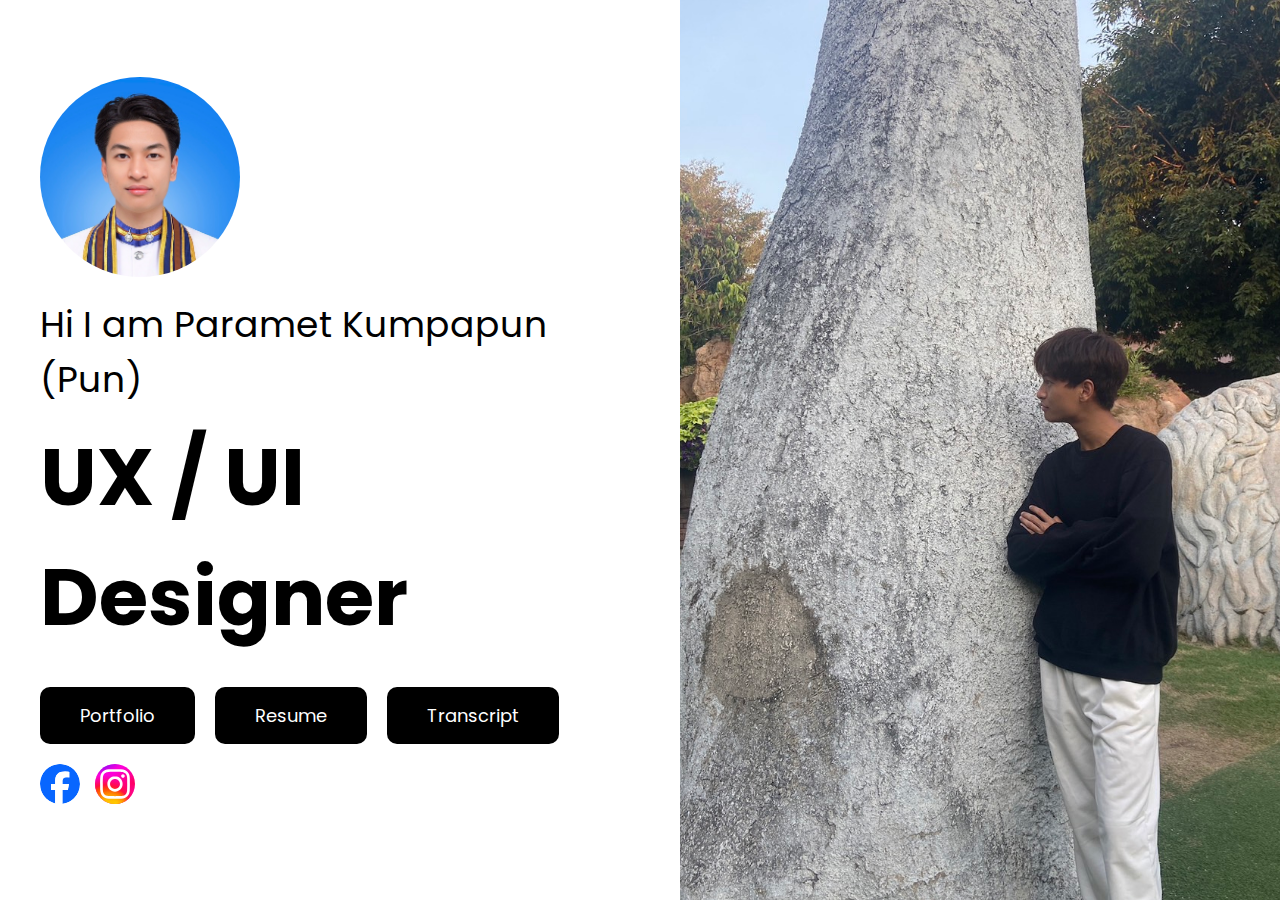
<file: index.html>
<!DOCTYPE html>
<html lang="en">
<head>
  <!-- ตั้งค่าพื้นฐานของ HTML และโหลดฟอนต์ -->
  <meta charset="UTF-8">
  <meta name="viewport" content="width=device-width, initial-scale=1.0">
  <title>Paramet Kumpapun Portfolio</title>
  <!-- ฟอนต์ Poppins -->
  <link href="https://fonts.googleapis.com/css2?family=Poppins:wght@400;700&display=swap" rel="stylesheet">
  <style>

    /* ตั้งค่าพื้นฐานของ body */
    body {
      font-family: 'Poppins', sans-serif;
      margin: 0;
      padding: 0;
      display: flex;
      height: 100vh;
    }

    /* ฝั่งซ้าย: ข้อมูลส่วนตัว */
    .left-section {
      flex: 1;
      padding: 40px;
      display: flex;
      flex-direction: column;
      align-items: flex-start;
      justify-content: center;
      background-color: white;
    }

    /* รูปโปรไฟล์ */
    .left-section img {
      border-radius: 50%;
      width: 200px;
      height: 200px;
      object-fit: cover;
      margin-bottom: 20px;
    }

    /* ข้อความชื่อ */
    h1 {
      margin: 0;
      font-size: 36px;
      font-weight: 400; /* ความหนาฟอนต์แบบ regular */
    }

    /* ข้อความตำแหน่ง UX/UI Designer */
    h2 {
      font-size: 80px;
      margin: 10px 0 30px;
    }

    /* กลุ่มปุ่มเมนู */
    .button-group {
      display: flex;
      gap: 20px;
      margin-bottom: 20px;
    }

    /* ปุ่มเมนู Portfolio / Resume / Transcript */
    .button-group button {
      padding: 15px 40px;
      background-color: black;
      color: white;
      border: none;
      border-radius: 10px;
      font-size: 18px;
      cursor: pointer;
    }

    /* ปุ่มเมนู Portfolio / Resume / Transcript */
    .btn {
      padding: 15px 40px;
      background-color: black;
      color: white;
      border: none;
      border-radius: 10px;
      font-size: 18px;
      cursor: pointer;
      text-decoration: none; /* เอาเส้นใต้ลิงก์ออก */
      display: inline-block;
      text-align: center;
    }

    /* ไอคอนโซเชียลมีเดีย */
    .social-icons {
      display: flex;
      gap: 15px;
      font-size: 0px;
    }

    /* ปรับขนาดไอคอนโซเชียลมีเดีย */
    .social-icons img {
    width: 40px;
    height: 40px;
    }

    .right-section {
  flex: 1;
  position: relative;
  background-color: #f5f5f5;
  display: flex;
  align-items: center;
  justify-content: center;
  overflow: hidden;
}

.profile-right {
  max-width: 140%;
  max-height: 140%;
  border-radius: 20px;
  box-shadow: 0 8px 20px rgba(0, 0, 0, 0.2);
  object-fit: cover;
}
  </style>
</head>
<body>
  <!-- ฝั่งซ้าย: ข้อมูลส่วนตัวและปุ่ม -->
  <div class="left-section">
    <!-- รูปโปรไฟล์ -->
    <img src="img/PF.jpg">
    <!-- ชื่อและตำแหน่ง -->
    <h1>Hi I am Paramet Kumpapun (Pun)</h1>
    <h2>UX / UI Designer</h2>
    <!-- ปุ่มลิงก์ Portfolio / Resume / Transcript -->
    <div class="button-group">
      <a href="pdf/Portfolio - Paramet.pdf" class="btn">Portfolio</a>
      <a href="pdf/Resume-Paramet.pdf" class="btn" target="_blank">Resume</a>
      <a href="transcript.pdf" class="btn" target="_blank">Transcript</a>
    </div>
    <!-- ลิงก์โซเชียล -->
    <div class="social-icons">
      <a href="https://www.facebook.com/pan.paramet.11"><img src="img/Facebook_icon.svg" alt="Facebook"></a>
      <a href="https://www.instagram.com/_pxrxmxt/"><img src="img/Instagram_icon.svg" alt="Instagram"></a>
    </div>
  </div>

  <!-- ฝั่งขวา: รูปภาพ -->
  <div class="right-section">
    <img src="img/RI.jpg" alt="Photo of me" class="profile-right">
  </div>
</body>
</html>
</file>
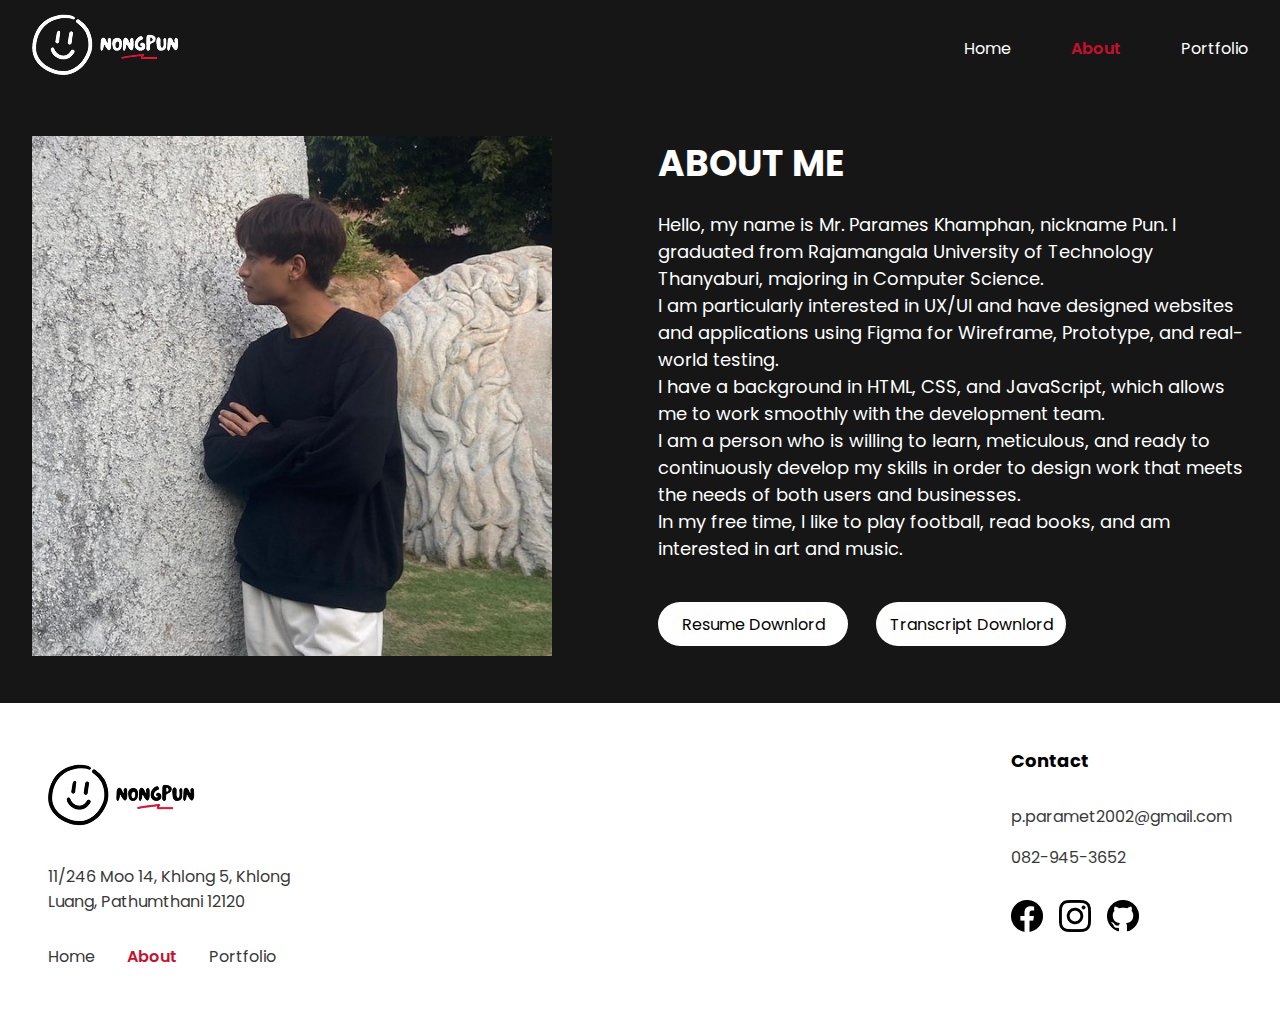
<file: about.html>
<!DOCTYPE html>
<html lang="en">
<head>
    <meta charset="UTF-8">
    <meta name="viewport" content="width=device-width, initial-scale=1.0">
    <title>About Me</title>

    <link rel="preconnect" href="https://fonts.googleapis.com">
    <link rel="preconnect" href="https://fonts.gstatic.com" crossorigin>
    <link href="https://fonts.googleapis.com/css2?family=Poppins:wght@400;600;700&display=swap" rel="stylesheet">
    <link rel="stylesheet" href="https://cdnjs.cloudflare.com/ajax/libs/font-awesome/5.13.0/css/all.min.css">
    <link rel="stylesheet" href="about.css">
</head>
<body>

<!---------------------------------------------------- Header Sectoin ------------------------------------------------->
    <header>
        <nav>
            <div class="container">
                <div class="nav-wrapper">
                    <div class="logo">
                        <a href="index.html"><img src="image/Logo-NongPun-nav.png"></a>
                    </div>
                    <ul class="menu">
                        <li><a href="index.html">Home</a></li>
                        <li><a href="about.html"  class="active">About</a></li>
                        <li><a href="portfolio.html">Portfolio</a></li>
                    </ul>
                    <div class="hamburger">
                        <i class="fas fa-bars"></i>
                    </div>
            </div>
        </nav>
    </header>

<!---------------------------------------------------- About Sectoin ------------------------------------------------->
    <section class="about">
        <div class="container">
            <div class="about-wrapper">
                <div class="about-box">
                    <div class="about-img">
                        <img src="image/me.jpg" alt="">
                    </div>
                    <div class="about-info">
                        <h2>ABOUT ME</h2>
                        <p>
                            Hello, my name is Mr. Parames Khamphan, nickname Pun. I graduated from Rajamangala University of Technology Thanyaburi, majoring in Computer Science.<br>
                            I am particularly interested in UX/UI and have designed websites and applications using Figma for Wireframe, Prototype, and real-world testing.<br>
                            I have a background in HTML, CSS, and JavaScript, which allows me to work smoothly with the development team.<br>
                            I am a person who is willing to learn, meticulous, and ready to continuously develop my skills in order to design work that meets the needs of both users and businesses.<br>
                            In my free time, I like to play football, read books, and am interested in art and music.
                        </p>
                        <a href="documents/Resume-Paramet.pdf" class="resume-btn" target="_blank">Resume Downlord</a>
                        <a href="documents/Transcript EN - Paramet.pdf" class="transcript-btn" target="_blank">Transcript Downlord</a>
                    </div>
                </div>
            </div>
        </div>
    </section>

<!---------------------------------------------------- Footer Sectoin ------------------------------------------------->
    <footer>
        <div class="container">
            <div class="footer-wrapper">
                <div class="footer-grid">
                    <div class="footer-grid-items">
                        <a href="index.html"><img src="image/Logo-NongPun-footer.png"></a>
                        <p>
                            11/246 Moo 14, Khlong 5, Khlong Luang, Pathumthani 12120
                        </p>
                        <ul>
                            <li><a href="index.html">Home</a></li>
                            <li><a href="about.html" class="active">About</a></li>
                            <li><a href="portfolio.html">Portfolio</a></li>
                        </ul>
                    </div>
                    <div class="footer-grid-items">
                        <h5>Contact</h5>
                        <p>
                            p.paramet2002@gmail.com
                        </p>
                        <p>
                            082-945-3652
                        </p>
                        <ul>
                            <li><a href="https://www.facebook.com/pan.paramet.11" target="_blank"><img src="image/fb-icon.png" alt=""></a></li>
                            <li><a href="https://www.instagram.com/_pxrxmxt/" target="_blank"><img src="image/ig-icon.png" alt=""></a></li>
                            <li><a href="#"><img src="image/git-icon.png" alt=""></a></li>
                        </ul>
                    </div>
                </div>
            </div>
        </div>
    </footer>
    
    <script src="script.js"></script>

</body>
</html>
</file>
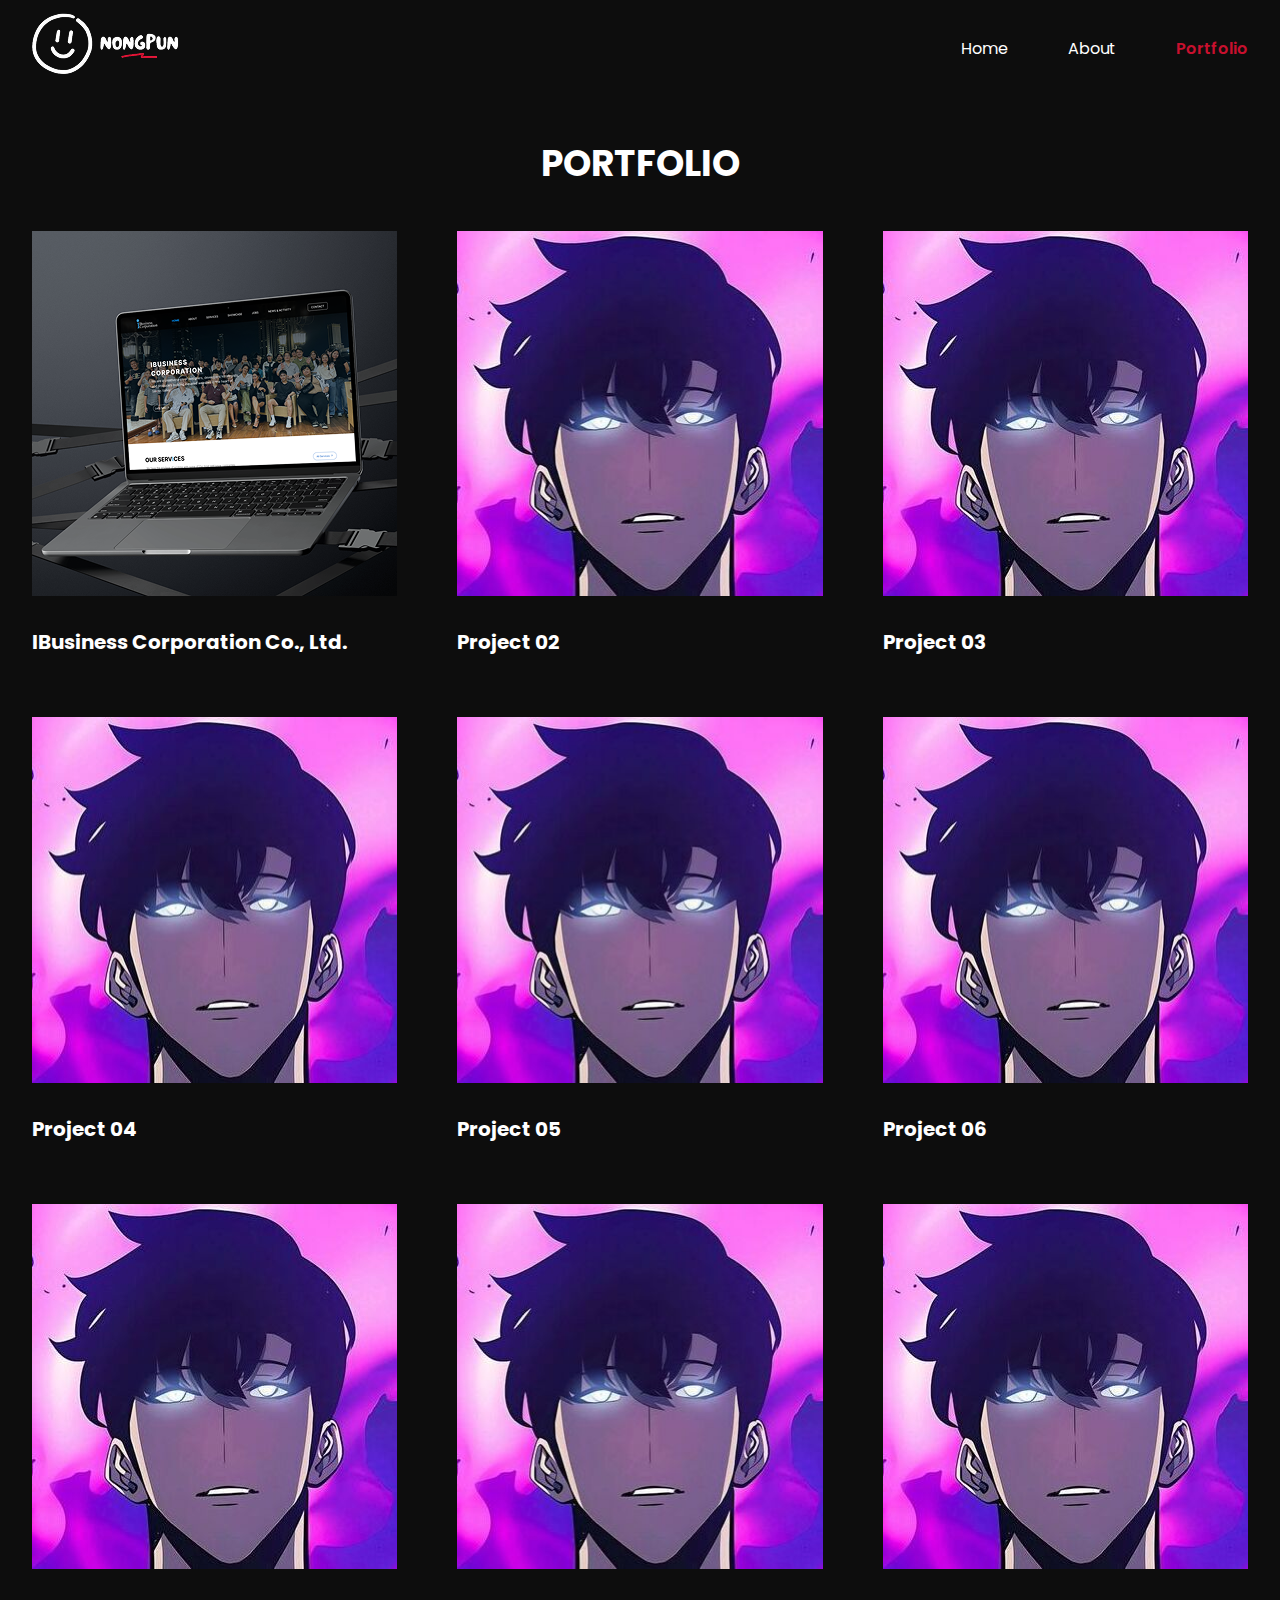
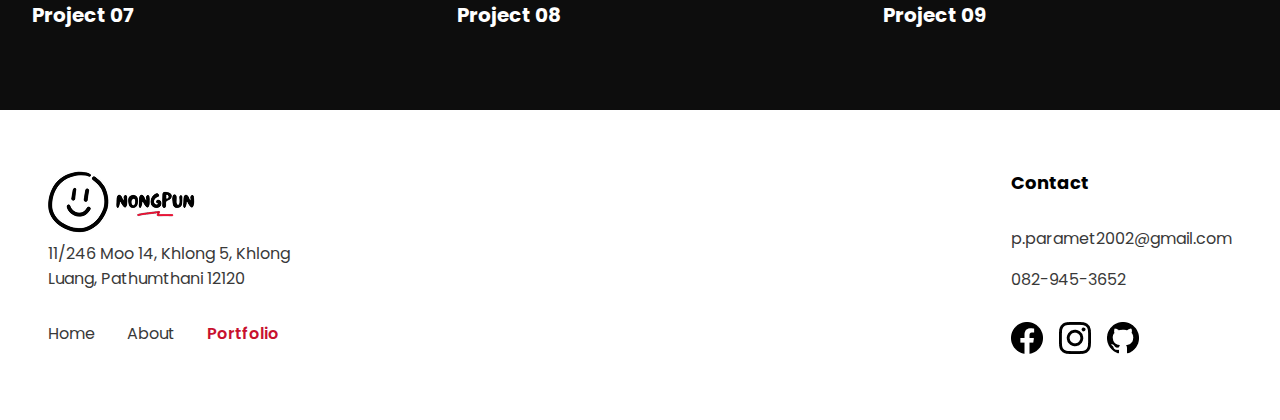
<file: portfolio.html>
<!DOCTYPE html>
<html lang="en">
<head>
    <meta charset="UTF-8">
    <meta name="viewport" content="width=device-width, initial-scale=1.0">
    <title>Portfolio Me</title>

    <link rel="preconnect" href="https://fonts.googleapis.com">
    <link rel="preconnect" href="https://fonts.gstatic.com" crossorigin>
    <link href="https://fonts.googleapis.com/css2?family=Poppins:wght@400;600;700&display=swap" rel="stylesheet">
    <link rel="stylesheet" href="https://cdnjs.cloudflare.com/ajax/libs/font-awesome/5.13.0/css/all.min.css">
    <link rel="stylesheet" href="portfolio.css">
</head>
<body>

<!---------------------------------------------------- Header Sectoin ------------------------------------------------->
    <header>
        <nav>
            <div class="container">
                <div class="nav-wrapper">
                    <div class="logo">
                        <a href="index.html"><img src="image/Logo-NongPun-nav.png"></a>
                    </div>
                    <ul class="menu">
                        <li><a href="index.html">Home</a></li>
                        <li><a href="about.html">About</a></li>
                        <li><a href="portfolio.html" class="active">Portfolio</a></li>
                    </ul>
                    <div class="hamburger">
                        <i class="fas fa-bars"></i>
                    </div>
            </div>
        </nav>
    </header>

<!---------------------------------------------------- Portfolio Sectoin ------------------------------------------------->
    <section class="portfolio">
        <div class="container">
            <div class="portfolio-title">
                <h1>PORTFOLIO</h1>
            </div>
            <div class="portfolio-grid-r1">
                <div class="portfolio-item">
                    <a href="documents/Portfolio/Portfolio-IBC-Paramet.pdf" target="_blank"><img src="image/IBC.png"></a>
                    <h3>IBusiness Corporation Co., Ltd.</h3>
                </div>
                <div class="portfolio-item">
                    <a href="#"><img src="image/Free.jpg"></a>
                    <h3>Project 02</h3>
                </div>
                <div class="portfolio-item">
                    <a href="#"><img src="image/Free.jpg"></a>
                    <h3>Project 03</h3>
                </div>
            </div>
            <div class="portfolio-grid-r2">
                <div class="portfolio-item">
                    <a href="#"><img src="image/Free.jpg"></a>
                    <h3>Project 04</h3>
                </div>
                <div class="portfolio-item">
                    <a href="#"><img src="image/Free.jpg"></a>
                    <h3>Project 05</h3>
                </div>
                <div class="portfolio-item">
                    <a href="#"><img src="image/Free.jpg"></a>
                    <h3>Project 06</h3>
                </div>
            </div>
            <div class="portfolio-grid-r3">
                <div class="portfolio-item">
                    <a href="#"><img src="image/Free.jpg"></a>
                    <h3>Project 07</h3>
                </div>
                <div class="portfolio-item">
                    <a href="#"><img src="image/Free.jpg"></a>
                    <h3>Project 08</h3>
                </div>
                <div class="portfolio-item">
                    <a href="#"><img src="image/Free.jpg"></a>
                    <h3>Project 09</h3>
                </div>
            </div>
        </div>
    </section>

<!---------------------------------------------------- Footer Sectoin ------------------------------------------------->
    <footer>
        <div class="container">
            <div class="footer-wrapper">
                <div class="footer-grid">
                    <div class="footer-grid-items">
                        <a href="index.html"><img src="image/Logo-NongPun-footer.png"></a>
                        <p>
                            11/246 Moo 14, Khlong 5, Khlong Luang, Pathumthani 12120
                        </p>
                        <ul>
                            <li><a href="index.html">Home</a></li>
                            <li><a href="about.html">About</a></li>
                            <li><a href="portfolio.html"  class="active">Portfolio</a></li>
                        </ul>
                    </div>
                    <div class="footer-grid-items">
                        <h5>Contact</h5>
                        <p>
                            p.paramet2002@gmail.com
                        </p>
                        <p>
                            082-945-3652
                        </p>
                        <ul>
                            <li><a href="https://www.facebook.com/pan.paramet.11" target="_blank"><img src="image/fb-icon.png" alt=""></a></li>
                            <li><a href="https://www.instagram.com/_pxrxmxt/" target="_blank"><img src="image/ig-icon.png" alt=""></a></li>
                            <li><a href="#"><img src="image/git-icon.png" alt=""></a></li>
                        </ul>
                    </div>
                </div>
            </div>
        </div>
    </footer>

    <script src="script.js"></script>

</body>
</html>
</file>
<file: about.css>
:root{
    --red: #C8102E;
    --white: #ffffff;
    --black: #000000;
    --text: #D6D6D6;
    --text-footer: #393939;
}

* {
    margin: 0;
    padding: 0;
    box-sizing: border-box;
    font-family: 'poppins', sans-serif;
}

.container {
    max-width: 1216px;
    margin: 0 auto;
}

.hamburger {
    color: var(--white);
    font-size: 16px;
    cursor: pointer;
    position: absolute;
    right: 0;
}

header {
    background-color: #161616;

    nav {
        margin: 0 30px;

        .nav-wrapper {
            position: relative;
            height: 96px;
            display: flex;
            justify-content: space-between;
            align-items: center;
            
            .logo {
                img {
                    height: 100%;
                    align-items: center;
                }
            }

            .menu.show {
                display: flex;
            }

            .menu {
                display: flex;
                list-style: none;

                .active {
                    color: var(--red);
                    font-weight: 600;
                }

                li {
                    margin-left: 60px;

                    a {
                        color: var(--white);
                        text-decoration: none;
                        font-size: 16px;
                        font-weight: 400;
                    }
                }
            }
        }
    }

    @media screen and (min-width: 768px) {
        .hamburger {
            display: none;
        }
    }

    @media screen and (max-width: 768px) {
        height: auto;
        padding: 10px 0;

        nav {
            .nav-wrapper {
                flex-direction: column;
                align-items: start;
                margin: 40px 0;
                height: auto;

                .menu {
                    flex-direction: column;
                    display: none;

                    li {
                        margin-left: 0;
                        margin-top: 30px;
                    }
                }
            }
        }
    }
}

/*--------------------------------------------------------- About Section -----------------------------------------------------------*/

.about {
    background-color: #161616;
    padding: 40px 0;

    .about-wrapper {
        display: flex;
        align-items: center;

        .about-box {
            display: flex;
            justify-content: space-between;
            width: 100%;

            .about-img {
                img {
                    max-width: 520px;
                    max-height: 520px;
                    width: 100%;
                }
            }

            .about-info {
                max-width: 590px;
                width: 100%;
                color: var(--white);

                h2 {
                    font-size: clamp(16px, 10vw, 36px);
                    font-weight: bold;
                    text-transform: uppercase;
                }

                p {
                    font-size: clamp(9px, 10vw, 18px);
                    font-weight: 400;
                    margin-top: 20px;
                }

                .resume-btn {
                    background-color: var(--white);
                    color: var(--black);
                    max-width: 190px;
                    width: 100%;        
                    height: 44px;
                    display: inline-flex;
                    justify-content: center;
                    align-items: center;
                    font-weight: 400;
                    text-decoration: none;
                    border-radius: 24px;
                    margin-top: 40px;
                    margin-right: 24px;
                }
                .transcript-btn {
                    background-color: var(--white);
                    color: var(--black);
                    max-width: 190px;
                    width: 100%;        
                    height: 44px;
                    display: inline-flex;
                    justify-content: center;
                    align-items: center;
                    font-weight: 400;
                    text-decoration: none;
                    border-radius: 24px;
                    margin-top: 40px;
                }
            }
        }
    }

    @media screen and (max-width: 768px) {
        height: auto;
        padding: 10px 0;

        .about-wrapper {
            height: auto;

            .about-box {
                flex-direction: column;
            }
        }
    }
}

/*--------------------------------------------------------- Footer Section -----------------------------------------------------------*/

footer {
    height: 310px;
    background-color: var(--white);

    .footer-wrapper {
        height: 310px;
        display: flex;
        align-items: center;

        .footer-grid {
            width: 100%;
            display: flex;
            /*grid-template-columns: repeat(auto-fit, minmax(250px, 1fr));*/
            color: var(--black);
            align-items: center;
            justify-content: space-between;

            .footer-grid-items {
                margin: 16px;
                height: 200px;
                
                img {
                    height: auto;
                    margin-bottom: 30px;
                }

                h5 {
                    font-size: clamp(9px, 10vw, 18px);
                    margin-bottom: 30px;
                    font-size: bold;
                }

                p {
                    color: var(--text-footer);
                }

                ul {
                    list-style: none;

                    li {
                        margin-top: 30px;

                        a {
                            text-decoration: none;
                            color: var(--text-footer);
                        }
                    }
                }

                &:nth-child(1) {
                    max-width: 245px;
                    height: 190px;

                    ul {
                        display: flex;

                        li {
                            margin-right: 32px;
                            
                            .active {
                                color: var(--red);
                                font-weight: 600;
                            }
                        }
                    }
                }

                &:nth-child(2) {
                    max-width: 245px;
                    height:auto;

                    p {
                        margin-top: 16px;
                    }

                    ul {
                        display: flex;

                        li {
                            margin-right: 16px;
                        }
                    }
                }
            }
        }
    }

    @media screen and (max-width: 768px) {
        height: auto;
        padding: 10px 0;

        .footer-wrapper {
            height: auto;

            .footer-grid {
                flex-direction: column;

            }
        }
    }
}
</file>
<file: portfolio.css>
:root{
    --red: #C8102E;
    --white: #ffffff;
    --black: #000000;
    --text: #D6D6D6;
    --text-footer: #393939;
}

* {
    margin: 0;
    padding: 0;
    box-sizing: border-box;
    font-family: 'poppins', sans-serif;
}

.container {
    max-width: 1216px;
    margin: 0 auto;
}

.hamburger {
    color: var(--white);
    font-size: 16px;
    cursor: pointer;
    position: absolute;
    right: 0;
}

header {
    background-color: #0d0d0d;

    nav {
        margin: 0 30px;

        .nav-wrapper {
            position: relative;
            height: 96px;
            display: flex;
            justify-content: space-between;
            align-items: center;
            
            .logo {

                a {
                    color: var(--white);
                    text-decoration: none;
                    font-size: 24px;
                    font-weight: 600;
                }
            }

            .menu.show {
                display: flex;
            }

            .menu {
                display: flex;
                list-style: none;

                .active {
                    color: var(--red);
                    font-weight: 600;
                }

                li {
                    margin-left: 60px;

                    a {
                        color: var(--white);
                        text-decoration: none;
                        font-size: 16px;
                        font-weight: 400;
                    }
                }
            }
        }
    }

    @media screen and (min-width: 768px) {
        .hamburger {
            display: none;
        }
    }

    @media screen and (max-width: 768px) {
        height: auto;
        padding: 40px 0;

        nav {
            .nav-wrapper {
                flex-direction: column;
                align-items: start;
                margin: 40px 0;
                height: auto;

                .menu {
                    flex-direction: column;
                    display: none;

                    li {
                        margin-left: 0;
                        margin-top: 30px;
                    }
                }
            }
        }
    }
}

/*--------------------------------------------------------- Portfolio Section -----------------------------------------------------------*/

.portfolio {
    overflow: hidden;
    background-color: #0d0d0d;
    padding-bottom: 80px;

    .portfolio-title {
        margin-top: 40px;
        margin-bottom: 40px;
        text-align: center;
        align-items: center;

        h1 {
            color: var(--white);
            font-size: clamp(16px, 10vw, 36px);
            font-weight: bold;
            text-transform: uppercase;
        }
    }

    .portfolio-grid-r1 {
        display: grid;
        grid-template-columns: repeat(auto-fit, minmax(250px, 1fr));
        color: var(--white);
        gap: 60px;

        .portfolio-item {
            img {
                width: 100%;
            }

            h3 {
                font-size: clamp(10px, 10vw, 20px);
                font-weight: bold;
                margin-top: 24px;
            }
        }
    }

    .portfolio-grid-r2 {
        display: grid;
        grid-template-columns: repeat(auto-fit, minmax(250px, 1fr));
        color: var(--white);
        gap: 60px;
        margin-top: 60px;

        .portfolio-item {
            img {
                width: 100%;
            }

            h3 {
                font-size: clamp(10px, 10vw, 20px);
                font-weight: bold;
                margin-top: 24px;
            }
        }
    }

    .portfolio-grid-r3 {
        display: grid;
        grid-template-columns: repeat(auto-fit, minmax(250px, 1fr));
        color: var(--white);
        gap: 60px;
        margin-top: 60px;

        .portfolio-item {
            img {
                width: 100%;
            }

            h3 {
                font-size: clamp(10px, 10vw, 20px);
                font-weight: bold;
                margin-top: 24px;
            }
        }
    }

    @media screen and (max-width: 768px) {
        height: auto;
        padding: 40px 0;         
    }
}

/*--------------------------------------------------------- Footer Section -----------------------------------------------------------*/

footer {
    height: 310px;
    background-color: var(--white);

    .footer-wrapper {
        height: 310px;
        display: flex;
        align-items: center;

        .footer-grid {
            width: 100%;
            display: flex;
            /*grid-template-columns: repeat(auto-fit, minmax(250px, 1fr));*/
            color: var(--black);
            align-items: center;
            justify-content: space-between;

            .footer-grid-items {
                margin: 16px;
                height: 200px;
                
                h4 {
                    font-size: clamp(18px, 10vw, 36px);
                    margin-bottom: 30px;
                    font-size: bold;
                }

                h5 {
                    font-size: clamp(9px, 10vw, 18px);
                    margin-bottom: 30px;
                    font-size: bold;
                }

                p {
                    color: var(--text-footer);
                }

                ul {
                    list-style: none;

                    li {
                        margin-top: 30px;

                        a {
                            text-decoration: none;
                            color: var(--text-footer);
                        }
                    }
                }

                &:nth-child(1) {
                    max-width: 245px;
                    height: 190px;

                    ul {
                        display: flex;

                        li {
                            margin-right: 32px;
                            
                            .active {
                                color: var(--red);
                                font-weight: 600;
                            }
                        }
                    }
                }

                &:nth-child(2) {
                    max-width: 245px;
                    height:auto;

                    p {
                        margin-top: 16px;
                    }

                    ul {
                        display: flex;

                        li {
                            margin-right: 16px;
                        }
                    }
                }
            }
        }
    }

    @media screen and (max-width: 768px) {
        height: auto;
        padding: 40px 0;

        .footer-wrapper {
            height: auto;

            .footer-grid {
                flex-direction: column;

            }
        }
    }
}
</file>
